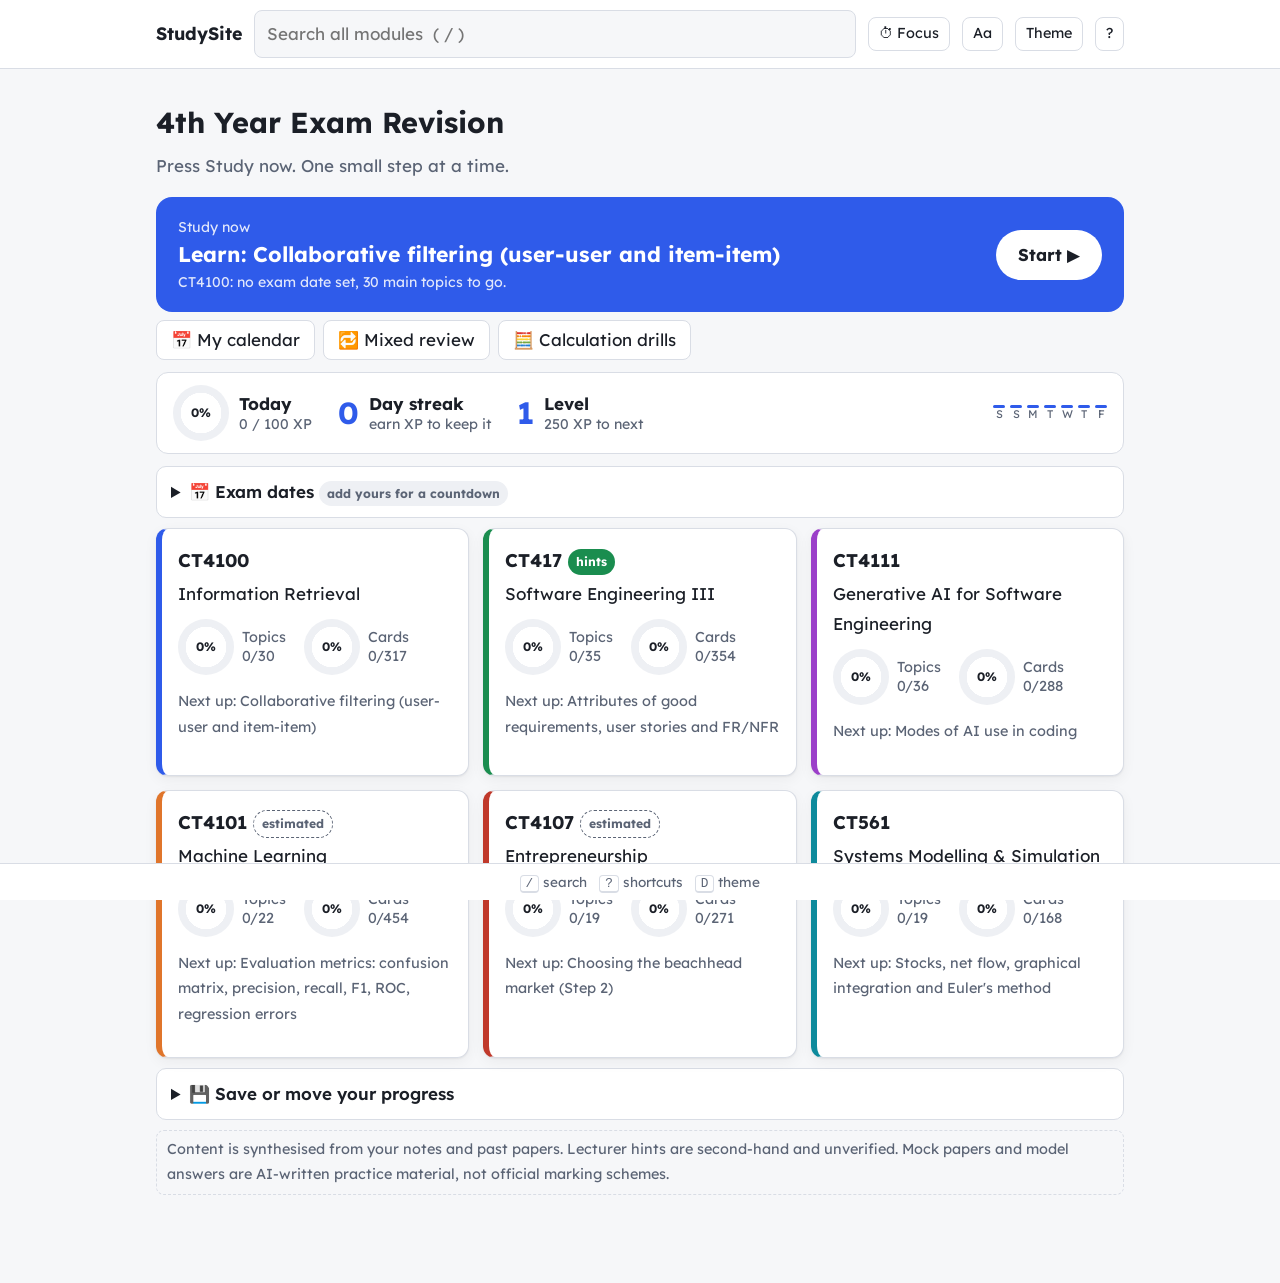
<file: index.html>
<!doctype html>
<html lang="en">
<head>
<meta charset="utf-8">
<meta name="viewport" content="width=device-width, initial-scale=1">
<title>Exam Revision Hub</title>
<link rel="preconnect" href="https://fonts.googleapis.com">
<link rel="stylesheet" href="https://fonts.googleapis.com/css2?family=Atkinson+Hyperlegible:wght@400;700&family=Lexend:wght@400;600;700&display=swap">
<link rel="stylesheet" href="css/style.css">
<link rel="stylesheet" href="css/study.css">
</head>
<body data-page="home">
<header class="top"><div class="wrap">
  <a class="brand" href="index.html">StudySite</a>
  <div class="search"><input id="q" type="search" placeholder="Search all modules  ( / )" autocomplete="off" aria-label="Search"><div class="results" id="results" hidden></div></div>
  <button class="sm" id="timerbtn" title="Focus timer (F)">⏱ Focus</button>
  <button class="sm" id="prefbtn" title="Reading settings">Aa</button>
  <button class="sm" id="themebtn" title="Toggle theme (D)">Theme</button>
  <button class="sm" id="helpbtn" title="Keyboard shortcuts (?)">?</button>
</div></header>
<main><div class="wrap" id="app"></div></main>
<div class="hintbar"><span class="kbd">/</span> search &nbsp; <span class="kbd">?</span> shortcuts &nbsp; <span class="kbd">D</span> theme</div>
<script src="data/manifest.js"></script>
<script src="data/CT4100.js" onerror="void 0"></script>
<script src="data/CT417.js" onerror="void 0"></script>
<script src="data/CT4111.js" onerror="void 0"></script>
<script src="data/CT4101.js" onerror="void 0"></script>
<script src="data/CT4107.js" onerror="void 0"></script>
<script src="data/CT561.js" onerror="void 0"></script>
<script src="js/maths.js"></script>
<script src="js/diagrams.js"></script>
<script src="js/review.js"></script>
<script src="js/planner.js"></script>
<script src="js/timer.js"></script>
<script src="js/drills.js"></script>
<script src="js/study.js"></script>
<script src="js/app.js"></script>
</body>
</html>
</file>
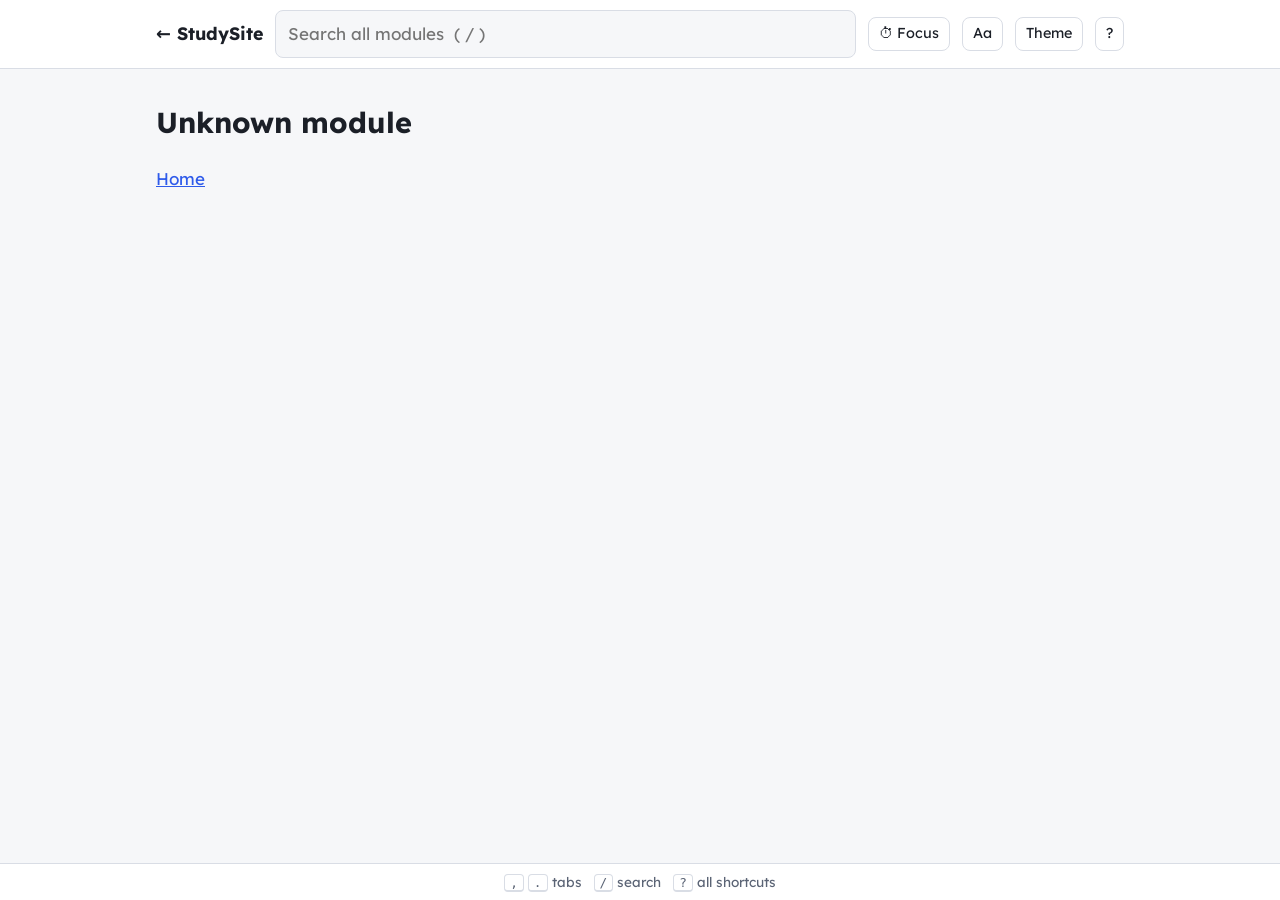
<file: module.html>
<!doctype html>
<html lang="en">
<head>
<meta charset="utf-8">
<meta name="viewport" content="width=device-width, initial-scale=1">
<title>Module revision</title>
<link rel="preconnect" href="https://fonts.googleapis.com">
<link rel="stylesheet" href="https://fonts.googleapis.com/css2?family=Atkinson+Hyperlegible:wght@400;700&family=Lexend:wght@400;600;700&display=swap">
<link rel="stylesheet" href="css/style.css">
<link rel="stylesheet" href="css/study.css">
</head>
<body data-page="module">
<header class="top"><div class="wrap">
  <a class="brand" href="index.html">&larr; StudySite</a>
  <div class="search"><input id="q" type="search" placeholder="Search all modules  ( / )" autocomplete="off" aria-label="Search"><div class="results" id="results" hidden></div></div>
  <button class="sm" id="timerbtn" title="Focus timer (F)">⏱ Focus</button>
  <button class="sm" id="prefbtn" title="Reading settings">Aa</button>
  <button class="sm" id="themebtn" title="Toggle theme (D)">Theme</button>
  <button class="sm" id="helpbtn" title="Keyboard shortcuts (?)">?</button>
</div></header>
<main><div class="wrap" id="app"></div></main>
<div class="hintbar"><span class="kbd">,</span> <span class="kbd">.</span> tabs &nbsp; <span class="kbd">/</span> search &nbsp; <span class="kbd">?</span> all shortcuts</div>
<script src="data/manifest.js"></script>
<script src="data/CT4100.js" onerror="void 0"></script>
<script src="data/CT417.js" onerror="void 0"></script>
<script src="data/CT4111.js" onerror="void 0"></script>
<script src="data/CT4101.js" onerror="void 0"></script>
<script src="data/CT4107.js" onerror="void 0"></script>
<script src="data/CT561.js" onerror="void 0"></script>
<script src="js/maths.js"></script>
<script src="js/diagrams.js"></script>
<script src="js/review.js"></script>
<script src="js/planner.js"></script>
<script src="js/timer.js"></script>
<script src="js/drills.js"></script>
<script src="js/study.js"></script>
<script src="js/app.js"></script>
</body>
</html>
</file>
<file: css/style.css>
:root {
  --bg: #f6f7f9; --panel: #ffffff; --panel2: #eef0f4; --text: #1b1f27; --muted: #5b6475;
  --border: #d9dde5; --accent: #2f5bea; --accent-text: #ffffff; --good: #1a8d4f; --warn: #b7791f; --bad: #c0392b;
  --c1: #2f5bea; --c2: #e0752b; --c3: #1a8d4f; --c4: #9b3fc9; --c5: #c0392b;
  --code-bg: #f0f2f6; --shadow: 0 1px 2px rgba(0,0,0,.06), 0 4px 14px rgba(0,0,0,.05);
  --radius: 12px;
}
@media (prefers-color-scheme: dark) {
  :root:not([data-theme="light"]) {
    --bg: #12141a; --panel: #1b1e27; --panel2: #252936; --text: #e8eaf0; --muted: #a2a9ba;
    --border: #333849; --accent: #6b8cff; --accent-text: #0d1020; --good: #4cc98a; --warn: #e0b04c; --bad: #ff7b6b;
    --c1: #6b8cff; --c2: #ff9a55; --c3: #4cc98a; --c4: #c78bf0; --c5: #ff7b6b;
    --code-bg: #232736; --shadow: none;
  }
}
:root[data-theme="dark"] {
  --bg: #12141a; --panel: #1b1e27; --panel2: #252936; --text: #e8eaf0; --muted: #a2a9ba;
  --border: #333849; --accent: #6b8cff; --accent-text: #0d1020; --good: #4cc98a; --warn: #e0b04c; --bad: #ff7b6b;
  --c1: #6b8cff; --c2: #ff9a55; --c3: #4cc98a; --c4: #c78bf0; --c5: #ff7b6b;
  --code-bg: #232736; --shadow: none;
}
* { box-sizing: border-box; }
html { -webkit-text-size-adjust: 100%; }
body { margin: 0; background: var(--bg); color: var(--text); font: 16px/1.55 system-ui, -apple-system, "Segoe UI", Roboto, sans-serif; }
a { color: var(--accent); }
.wrap { max-width: 1000px; margin: 0 auto; padding: 0 16px; }
header.top { background: var(--panel); border-bottom: 1px solid var(--border); position: sticky; top: 0; z-index: 20; }
header.top .wrap { display: flex; align-items: center; gap: 12px; padding-top: 10px; padding-bottom: 10px; flex-wrap: wrap; }
.brand { font-weight: 700; text-decoration: none; color: var(--text); font-size: 1.05rem; }
.search { flex: 1; min-width: 160px; position: relative; }
.search input { width: 100%; padding: 8px 12px; border-radius: 8px; border: 1px solid var(--border); background: var(--bg); color: var(--text); font: inherit; }
.search input:focus { outline: 2px solid var(--accent); }
.results { position: absolute; left: 0; right: 0; top: 100%; margin-top: 4px; background: var(--panel); border: 1px solid var(--border); border-radius: 10px; box-shadow: var(--shadow); max-height: 60vh; overflow: auto; z-index: 30; }
.results a { display: block; padding: 8px 12px; text-decoration: none; color: var(--text); border-bottom: 1px solid var(--border); }
.results a:last-child { border-bottom: 0; }
.results a:hover, .results a.sel { background: var(--panel2); }
.results small { color: var(--muted); display: block; }
.badge { display: inline-block; font-size: .72rem; font-weight: 700; padding: 2px 8px; border-radius: 999px; background: var(--panel2); color: var(--muted); vertical-align: middle; white-space: nowrap; }
.badge.mod { background: var(--accent); color: var(--accent-text); }
.badge.likely { background: var(--good); color: #fff; }
.badge.unlikely { background: var(--warn); color: #fff; }
.badge.p1 { background: var(--bad); color: #fff; }
.badge.est { background: transparent; border: 1px dashed var(--muted); }
button, .btn { font: inherit; cursor: pointer; border: 1px solid var(--border); background: var(--panel); color: var(--text); border-radius: 8px; padding: 7px 14px; }
button:hover { background: var(--panel2); }
button.primary { background: var(--accent); color: var(--accent-text); border-color: var(--accent); }
button.primary:hover { filter: brightness(1.08); }
button.good { background: var(--good); color: #fff; border-color: var(--good); }
button.bad { background: var(--bad); color: #fff; border-color: var(--bad); }
button.sm { padding: 3px 10px; font-size: .85rem; }
button[aria-pressed="true"] { background: var(--accent); color: var(--accent-text); border-color: var(--accent); }
main { padding: 20px 0 80px; }
h1 { font-size: 1.7rem; margin: 8px 0 4px; }
h2 { font-size: 1.3rem; margin: 24px 0 8px; }
h3 { font-size: 1.08rem; margin: 16px 0 6px; }
.lead { color: var(--muted); margin: 0 0 16px; }
.grid { display: grid; grid-template-columns: repeat(auto-fill, minmax(290px, 1fr)); gap: 14px; }
.card { background: var(--panel); border: 1px solid var(--border); border-radius: var(--radius); padding: 16px; box-shadow: var(--shadow); }
a.modcard { display: block; text-decoration: none; color: inherit; border-left: 6px solid var(--mc, var(--accent)); }
a.modcard:hover { transform: translateY(-1px); }
.modcard h3 { margin: 0 0 2px; }
.bar { height: 8px; border-radius: 99px; background: var(--panel2); overflow: hidden; margin: 4px 0 8px; }
.bar > i { display: block; height: 100%; background: var(--good); }
.stat { font-size: .85rem; color: var(--muted); }
nav.tabs { display: flex; gap: 4px; overflow-x: auto; border-bottom: 1px solid var(--border); margin: 12px 0 18px; -webkit-overflow-scrolling: touch; }
nav.tabs button { border: 0; border-bottom: 3px solid transparent; border-radius: 0; background: transparent; padding: 10px 14px; white-space: nowrap; color: var(--muted); }
nav.tabs button[aria-selected="true"] { color: var(--text); border-bottom-color: var(--accent); font-weight: 600; }
details.topic { background: var(--panel); border: 1px solid var(--border); border-radius: var(--radius); margin: 10px 0; box-shadow: var(--shadow); }
details.topic > summary { cursor: pointer; padding: 12px 14px; display: flex; gap: 10px; align-items: center; flex-wrap: wrap; list-style: none; }
details.topic > summary::-webkit-details-marker { display: none; }
details.topic > summary::before { content: "\25B8"; color: var(--muted); transition: transform .15s; }
details.topic[open] > summary::before { transform: rotate(90deg); }
details.topic.focus { outline: 2px solid var(--accent); }
details.topic.done > summary .ttl { text-decoration: line-through; color: var(--muted); }
.ttl { font-weight: 600; flex: 1; min-width: 140px; }
.tbody { padding: 0 16px 16px; border-top: 1px solid var(--border); }
.tbody ul { padding-left: 20px; margin: 6px 0; }
.tbody li { margin: 3px 0; }
.callout { border-left: 4px solid var(--accent); background: var(--panel2); padding: 8px 12px; border-radius: 6px; margin: 10px 0; }
.callout.warn { border-left-color: var(--warn); }
.callout.hook { border-left-color: var(--c4); }
.formula { background: var(--code-bg); padding: 10px 14px; border-radius: 8px; margin: 8px 0; }
.formula small { display: block; margin-bottom: 4px; }
.ftext { font-family: ui-monospace, Consolas, monospace; white-space: pre-wrap; }
.fline { overflow-x: auto; overflow-y: hidden; padding: 6px 0; font-size: 1.2em; }
.fline math { margin: 0; }
.fwhere { margin: 6px 0 0; font-size: .92em; }
math { font-family: 'Cambria Math', 'STIX Two Math', 'Latin Modern Math', math; }
:not(.fline) > math { font-size: 1.08em; }
pre, code { font-family: ui-monospace, Consolas, "Cascadia Mono", monospace; }
code { background: var(--code-bg); padding: 1px 5px; border-radius: 4px; font-size: .9em; }
pre { background: var(--code-bg); padding: 10px 12px; border-radius: 8px; overflow-x: auto; margin: 8px 0; font-size: .88rem; line-height: 1.45; }
pre code { background: none; padding: 0; }
table.t { border-collapse: collapse; width: 100%; margin: 8px 0; font-size: .92rem; display: block; overflow-x: auto; }
table.t th, table.t td { border: 1px solid var(--border); padding: 6px 10px; text-align: left; vertical-align: top; }
table.t th { background: var(--panel2); }
figure.diagram { margin: 12px 0; text-align: center; overflow-x: auto; }
figure.diagram svg { max-width: 100%; height: auto; }
figure.diagram figcaption { color: var(--muted); font-size: .85rem; }
.flow { display: flex; flex-wrap: wrap; gap: 8px; align-items: stretch; justify-content: center; }
.flow .step { background: var(--panel2); border: 1px solid var(--border); border-radius: 10px; padding: 8px 12px; min-width: 110px; text-align: center; }
.flow .step b { display: block; }
.flow .step small { color: var(--muted); }
.flow .arr { align-self: center; color: var(--muted); font-size: 1.2rem; }
.svgtext { fill: var(--text); font: 12px system-ui, sans-serif; }
.svgmuted { fill: var(--muted); font: 11px system-ui, sans-serif; }
.axis { stroke: var(--muted); stroke-width: 1; }
.gridline { stroke: var(--border); stroke-width: 1; }
.halo { stroke: var(--panel); stroke-width: 4px; paint-order: stroke; stroke-linejoin: round; }
.node { fill: var(--panel2); stroke: var(--accent); stroke-width: 1.5; }
.edge { stroke: var(--muted); stroke-width: 1.5; fill: none; }
/* flashcards */
.deckbar { display: flex; gap: 8px; flex-wrap: wrap; align-items: center; margin-bottom: 12px; }
.deckbar select { font: inherit; padding: 6px 8px; border-radius: 8px; border: 1px solid var(--border); background: var(--panel); color: var(--text); max-width: 100%; }
.fc { perspective: 1000px; max-width: 640px; margin: 10px auto; }
.fc-inner { position: relative; min-height: 260px; transform-style: preserve-3d; transition: transform .35s; cursor: pointer; }
.fc.flipped .fc-inner { transform: rotateY(180deg); }
.fc-face { position: absolute; inset: 0; backface-visibility: hidden; -webkit-backface-visibility: hidden; background: var(--panel); border: 1px solid var(--border); border-radius: 16px; padding: 22px; display: flex; flex-direction: column; justify-content: center; align-items: center; text-align: center; box-shadow: var(--shadow); overflow: auto; font-size: 1.15rem; }
.fc-face.back { transform: rotateY(180deg); border-color: var(--accent); }
.fc-face small { color: var(--muted); display: block; margin-top: 12px; font-size: .85rem; }
.fc-face .tag { position: absolute; top: 10px; left: 14px; font-size: .75rem; color: var(--muted); }
.fc.known .fc-face { border-color: var(--good); }
.fc.learn .fc-face { border-color: var(--warn); }
.actions { display: flex; justify-content: center; gap: 8px; flex-wrap: wrap; margin: 12px 0; }
.kbd { font: .75rem ui-monospace, monospace; border: 1px solid var(--border); border-bottom-width: 2px; border-radius: 4px; padding: 0 5px; background: var(--panel); color: var(--muted); }
.hintbar { position: fixed; bottom: 0; left: 0; right: 0; background: var(--panel); border-top: 1px solid var(--border); padding: 6px 12px; font-size: .8rem; color: var(--muted); text-align: center; z-index: 10; }
.overlay { position: fixed; inset: 0; background: rgba(0,0,0,.5); z-index: 50; display: flex; align-items: center; justify-content: center; padding: 16px; }
.overlay .card { max-width: 560px; width: 100%; max-height: 85vh; overflow: auto; }
.overlay table { width: 100%; border-collapse: collapse; }
.overlay td { padding: 3px 6px; border-bottom: 1px solid var(--border); }
/* mocks */
.paper { background: var(--panel); border: 1px solid var(--border); border-radius: var(--radius); padding: 18px; }
.qtabs { display: flex; gap: 6px; flex-wrap: wrap; margin: 10px 0; }
.part { border-top: 1px solid var(--border); padding: 10px 0; }
.part.focus { background: var(--panel2); border-radius: 8px; padding: 10px; }
.answer { margin-top: 8px; border-left: 4px solid var(--good); padding: 6px 12px; background: var(--panel2); border-radius: 6px; }
.timer { font: 1.3rem ui-monospace, monospace; }
.scenario { background: var(--panel2); padding: 10px 14px; border-radius: 8px; margin: 8px 0; }
.method { margin: 10px 0; }
.method ol { padding-left: 22px; }
.eg { background: var(--panel2); padding: 8px 12px; border-radius: 8px; margin: 8px 0; }
.disclaimer { font-size: .85rem; color: var(--muted); border: 1px dashed var(--border); border-radius: 8px; padding: 6px 10px; margin: 8px 0; }
.toolbar { display: flex; gap: 8px; flex-wrap: wrap; margin: 8px 0; }
@media (max-width: 600px) { h1 { font-size: 1.4rem; } .hintbar { display: none; } .fc-inner { min-height: 300px; } }
@media print {
  header.top, nav.tabs, .hintbar, .toolbar, .actions, .qtabs, button { display: none !important; }
  body { background: #fff; color: #000; }
  details.topic { box-shadow: none; break-inside: avoid; }
  details.topic > .tbody { display: block !important; }
  .qpane { display: block !important; }
  .answer { display: none; }
}

.im { display: inline-block; max-width: 100%; overflow-x: auto; overflow-y: hidden; vertical-align: middle; padding: 2px 0; }

/* long exam-frequency notes wrap instead of widening the page */
.badge { white-space: normal; max-width: 100%; overflow-wrap: anywhere; }

/* the key hints inside Back / Next: readable on coloured buttons, hidden on touch screens */
button.primary .kbd { color: inherit; border-color: currentColor; background: transparent; }
@media (hover: none) { button .kbd { display: none; } }
</file>
<file: css/study.css>
/* Focus-friendly layer: reading preferences, progress, lessons, rewards. Loaded after style.css. */

/* ---------- reading preferences ---------- */
:root { --font: "Lexend", system-ui, "Segoe UI", sans-serif; --fs: 17px; --lh: 1.75; --gap: .55em; }
:root[data-font="atkinson"] { --font: "Atkinson Hyperlegible", system-ui, sans-serif; }
:root[data-font="system"] { --font: system-ui, -apple-system, "Segoe UI", Roboto, sans-serif; }
:root[data-size="s"] { --fs: 15.5px; }
:root[data-size="l"] { --fs: 20px; }
:root[data-space="normal"] { --lh: 1.55; --gap: .25em; }
:root[data-space="wide"] { --lh: 2; --gap: .9em; }
html { font-size: var(--fs); }
body { font-family: var(--font); font-size: 1rem; line-height: var(--lh); }
button, .btn, input, select { font-family: var(--font); }
.screen li, .tbody li, .fbody li, .card li { margin: var(--gap) 0; max-width: 68ch; }
.screen p, .tbody p, .fbody p { max-width: 68ch; }
.screen ul > li::marker, .fbody ul > li::marker { color: var(--accent); }
.btn { display: inline-block; text-decoration: none; line-height: 1.4; }
.center { text-align: center; }

/* ---------- progress header ---------- */
.hud { display: flex; flex-wrap: wrap; gap: 14px 26px; align-items: center; background: var(--panel); border: 1px solid var(--border); border-radius: var(--radius); padding: 12px 16px; margin: 12px 0; }
.hud-item { display: flex; gap: 10px; align-items: center; line-height: 1.3; }
.hud-item small { display: block; color: var(--muted); }
.hud .big { font-size: 1.8rem; font-weight: 700; color: var(--accent); }
.week { display: flex; gap: 5px; align-items: flex-end; margin-left: auto; }
.week span { display: flex; flex-direction: column; align-items: center; line-height: 1.2; }
.week i { width: 12px; background: var(--accent); border-radius: 3px; }
.week i.hit { background: var(--good); }
.week small { font-size: .65rem; color: var(--muted); }
.ring { --p: 0; display: inline-grid; place-items: center; flex: none; width: var(--s); height: var(--s); border-radius: 50%; background: radial-gradient(closest-side, var(--panel) 72%, transparent 73%), conic-gradient(var(--good) calc(var(--p) * 1%), var(--panel2) 0); }
.ring b { font-size: .72rem; }
.rings { display: flex; gap: 8px; align-items: center; margin: 10px 0 4px; line-height: 1.3; }
.rings .stat { margin-right: 10px; }

/* ---------- topic path ---------- */
.continue { display: flex; justify-content: space-between; gap: 12px; align-items: center; flex-wrap: wrap; text-decoration: none; background: var(--accent); color: var(--accent-text); border-radius: 16px; padding: 18px 22px; margin: 8px 0; }
.continue small { display: block; opacity: .85; }
.continue b { display: block; font-size: 1.25rem; line-height: 1.4; }
.continue .go { background: var(--panel); color: var(--text); border-radius: 99px; padding: 10px 22px; font-weight: 700; }
details.stage { margin: 14px 0; }
details.stage > summary { display: flex; align-items: center; gap: 12px; cursor: pointer; list-style: none; padding: 6px 0; }
details.stage > summary::-webkit-details-marker { display: none; }
.stage .num { display: grid; place-items: center; width: 34px; height: 34px; border-radius: 50%; border: 3px solid var(--accent); font-weight: 700; flex: none; }
.stage.complete .num { background: var(--good); border-color: var(--good); color: #fff; }
.dots { display: flex; gap: 5px; margin-left: auto; }
.dots i { width: 11px; height: 11px; border-radius: 50%; background: var(--panel2); border: 1px solid var(--border); }
.dots i.on { background: var(--good); border-color: var(--good); }
.sbody { border-left: 3px solid var(--border); margin-left: 15px; padding-left: 14px; }
a.learn { font-size: .85rem; font-weight: 700; background: var(--accent); color: var(--accent-text); border: 1px solid var(--accent); border-radius: 8px; padding: 5px 12px; white-space: nowrap; }
a.learn small { font-weight: 400; opacity: .85; }

/* ---------- folds ---------- */
details.fold { background: var(--panel); border: 1px solid var(--border); border-radius: 10px; margin: 10px 0; }
details.fold > summary { cursor: pointer; padding: 10px 14px; font-weight: 600; }
details.fold[open] > summary { border-bottom: 1px solid var(--border); }
.fbody { padding: 8px 14px 12px; }
.method { margin: 10px 0; }
ol.steps { list-style: none; padding: 0; counter-reset: s; }
ol.steps li { counter-increment: s; position: relative; padding: 8px 12px 8px 46px; background: var(--panel2); border-radius: 10px; }
ol.steps li::before { content: counter(s); position: absolute; left: 10px; top: 9px; width: 26px; height: 26px; border-radius: 50%; background: var(--accent); color: var(--accent-text); display: grid; place-items: center; font-size: .8rem; font-weight: 700; }

/* ---------- lesson ---------- */
body.in-lesson #app > h1, body.in-lesson #app > nav.tabs, body.in-lesson #app > .disclaimer, body.in-lesson .hintbar { display: none; }
.lesson { max-width: 720px; margin: 0 auto; }
.lesson-top { display: flex; align-items: center; gap: 10px; justify-content: space-between; }
.lesson-title { font-weight: 600; text-align: center; flex: 1; line-height: 1.35; }
.segs { display: flex; gap: 3px; margin: 12px 0 0; }
.segs i { flex: 1; height: 9px; border-radius: 99px; background: var(--panel2); }
.segs i.cp { background: color-mix(in srgb, var(--c4) 30%, var(--panel2)); }
.segs i.past { background: var(--good); }
.segs i.now { background: var(--accent); }
.screen { background: var(--panel); border: 1px solid var(--border); border-radius: 18px; padding: 20px 24px; min-height: 300px; animation: rise .25s ease-out; }
.screen h2 { margin-top: 0; line-height: 1.35; }
.screen.check { border: 2px solid var(--c4); }
.screen.recap { border: 2px solid var(--good); }
@keyframes rise { from { opacity: 0; transform: translateY(8px); } }
.gist { font-size: 1.12rem; border-left: 5px solid var(--accent); padding-left: 14px; }
.lesson-nav { display: flex; justify-content: space-between; gap: 10px; margin: 14px 0; position: sticky; bottom: 0; background: var(--bg); padding: 10px 0; z-index: 5; }
.lesson-nav button:disabled { opacity: .4; }
button.big { padding: 12px 28px; font-weight: 700; flex: 0 1 320px; }
.quiz { border-top: 1px solid var(--border); padding: 12px 0; }
.quiz .q { font-size: 1.1rem; font-weight: 600; margin-top: 0; }
.score { display: flex; gap: 16px; align-items: center; }
ul.ticks { list-style: none; padding-left: 0; }
ul.ticks li::before { content: "\2705  "; }
.round { display: flex; gap: 4px; justify-content: center; align-items: center; margin: 6px 0; }
.round i { width: 18px; height: 8px; border-radius: 99px; background: var(--panel2); }
.round i.on { background: var(--good); }
.round .stat { margin-left: 6px; }

/* ---------- big-picture graphics ---------- */
.bigpic { border: 1px dashed var(--border); border-radius: 14px; padding: 8px 12px; margin: 14px 0; }
.bigpic > .tag { font-size: .75rem; color: var(--muted); text-transform: uppercase; letter-spacing: .08em; }
.groups { display: grid; grid-template-columns: repeat(auto-fit, minmax(160px, 1fr)); gap: 10px; text-align: left; }
.group { border: 1px solid var(--border); border-top: 6px solid var(--gc); border-radius: 10px; padding: 8px 12px; background: color-mix(in srgb, var(--gc) 8%, var(--panel)); line-height: 1.45; }
.group b { display: block; }
.group ul { margin: 4px 0 0; padding-left: 18px; }
.group li, .screen .group li, .tbody .group li { margin: 3px 0; font-size: .92rem; }
.gtitle { font-weight: 700; margin-bottom: 6px; }

/* ---------- rewards ---------- */
#toast { position: fixed; left: 50%; top: 70px; transform: translate(-50%, -20px); opacity: 0; pointer-events: none; background: var(--text); color: var(--bg); padding: 8px 20px; border-radius: 99px; font-weight: 700; z-index: 60; transition: .25s; white-space: nowrap; }
#toast.show { opacity: 1; transform: translate(-50%, 0); }
.confetti { position: fixed; inset: 0; pointer-events: none; z-index: 55; overflow: hidden; }
.confetti i { position: absolute; top: -12px; width: 9px; height: 14px; border-radius: 2px; animation: fall linear forwards; }
@keyframes fall { to { transform: translateY(105vh) rotate(540deg); } }
@media (prefers-reduced-motion: reduce) { .screen { animation: none; } #toast, .fc-inner { transition: none; } }
@media (max-width: 600px) { body.in-lesson header.top { display: none; } .lesson-nav button { white-space: nowrap; } .screen { padding: 16px; } .week { margin-left: 0; } .lesson-title { font-size: .85rem; } }
@media print { .hud, .continue, a.learn, #toast { display: none !important; } }
/* titles get their own line; long code and words wrap instead of widening the page */
details.topic > summary .ttl { flex: 1 0 calc(100% - 70px); }
.screen, .tbody, .fbody, .quiz { overflow-wrap: anywhere; min-width: 0; }
table.t { overflow-wrap: normal; }
.lesson pre { max-width: 100%; }

/* ---------- study now, exam dates, review, drills, focus timer ---------- */
.continue.now { margin-bottom: 8px; }
.dates { display: grid; gap: 8px; }
.dates label { display: flex; flex-wrap: wrap; justify-content: space-between; align-items: center; gap: 6px; }
.dates input, .drill input { font: inherit; color: inherit; background: var(--code-bg); border: 1px solid var(--border); border-radius: 8px; padding: 6px 10px; }
.daterow { display: flex; flex-wrap: wrap; align-items: end; gap: 6px 12px; }
.daterow > span { flex: 1 1 220px; align-self: center; }
.dates .daterow label { display: grid; justify-content: stretch; gap: 2px; }
.daterow input[type=number] { width: 6em; }
.cal { display: grid; grid-template-columns: repeat(7, minmax(0, 1fr)); gap: 4px; }
.cal > b { text-align: center; font-size: .8em; }
.cal button { display: flex; flex-direction: column; align-items: stretch; justify-content: flex-start; gap: 2px; min-height: 74px; min-width: 0; padding: 4px 3px; text-align: left; overflow: hidden; }
.cal button > span { font-size: .8em; font-weight: 700; }
.cal button[aria-pressed=true] { background: var(--panel); color: inherit; border-color: var(--good); box-shadow: 0 0 0 2px var(--good); }
.cal i { font-style: normal; font-size: .72em; line-height: 1.35; white-space: nowrap; overflow: hidden; border-left: 3px solid var(--mc); padding-left: 3px; }
.cal i em { font-style: normal; }
.cal i.pp { border-left-style: dotted; }
.cal i.exam { background: var(--mc); color: #fff; border-radius: 4px; font-weight: 700; }
.calmod { border-left: 5px solid var(--mc); padding-left: 12px; margin: 12px 0; }
.calmod h3 { margin: 0 0 4px; }
.calmod li.done a { text-decoration: line-through; opacity: .65; }
@media (max-width: 600px) { .cal { gap: 2px; } .cal button { padding: 3px 1px; } .cal i { font-size: .62em; padding-left: 2px; } .cal i em, .stat .wide { display: none; } }
.countdown { margin: 8px 0 0; font-size: .92em; }
.countdown.soon b { color: var(--bad); }
.drill label { display: grid; grid-template-columns: minmax(90px, 1fr) minmax(0, 140px) minmax(70px, auto); align-items: center; gap: 8px; margin: 10px 0; }
.drill input { width: 100%; min-width: 0; }
.drill em { font-style: normal; font-weight: 700; }
.drill em.ok { color: var(--good); }
.drill em.no { color: var(--bad); }
#ftimer { position: fixed; right: 12px; bottom: 76px; z-index: 40; display: flex; flex-direction: column; align-items: center; gap: 6px; padding: 10px 14px; background: var(--panel); border: 2px solid var(--border); border-radius: 14px; box-shadow: 0 6px 24px #0004; max-width: calc(100vw - 24px); }
#ftimer[hidden] { display: none; }
#ftimer .row { display: flex; gap: 6px; flex-wrap: wrap; justify-content: center; }
#ftimer .time { font-size: 1.6em; font-variant-numeric: tabular-nums; line-height: 1; }
#ftimer.over { border-color: var(--warn); }
body.timing:not(.in-lesson) { padding-bottom: 170px; }
/* in a lesson the timer is a slim bar on top, so it never sits over the Back and Next buttons */
body.in-lesson #ftimer { top: 0; left: 0; right: 0; bottom: auto; max-width: none; flex-direction: row; flex-wrap: wrap; justify-content: center; padding: 6px 10px; border-width: 0 0 2px; border-radius: 0; }
body.in-lesson #ftimer .time { font-size: 1.2em; }
body.in-lesson.timing { padding-top: 56px; }
body.in-lesson.timing:has(#ftimer.over, #ftimer.idle) { padding-top: 108px; }
html:has(body.in-lesson.timing) { scroll-padding-top: 60px; }

/* "Explain this formula" under a formula box */
.explain { margin-top: 10px; text-align: left; }
.explain > summary { display: inline-block; cursor: pointer; font-weight: 600; padding: 6px 12px; border: 1px solid var(--border); border-radius: 8px; background: var(--panel); }
.explain h4 { margin: 12px 0 4px; }
.explain ul { margin: 0; padding-left: 20px; }
.explain li { margin: 4px 0; }
.explain p { margin: 6px 0; }

/* worked examples: try first, then open the solution */
.task .try { padding: 10px 14px; border-left: 5px solid var(--warn); background: var(--code-bg); border-radius: 8px; }
.flist, .solve { margin: 12px 0; text-align: left; }
.flist > summary, .solve > summary { display: inline-block; cursor: pointer; font-weight: 600; padding: 8px 14px; border: 2px solid var(--border); border-radius: 8px; background: var(--panel); }
.solve > summary { border-color: var(--good); }
.fname { margin: 6px 0 0 12px; }
.fname > summary { cursor: pointer; padding: 4px 0; }
hr.stepline { border: 0; border-top: 2px dashed var(--border); margin: 22px 0; }
</file>
